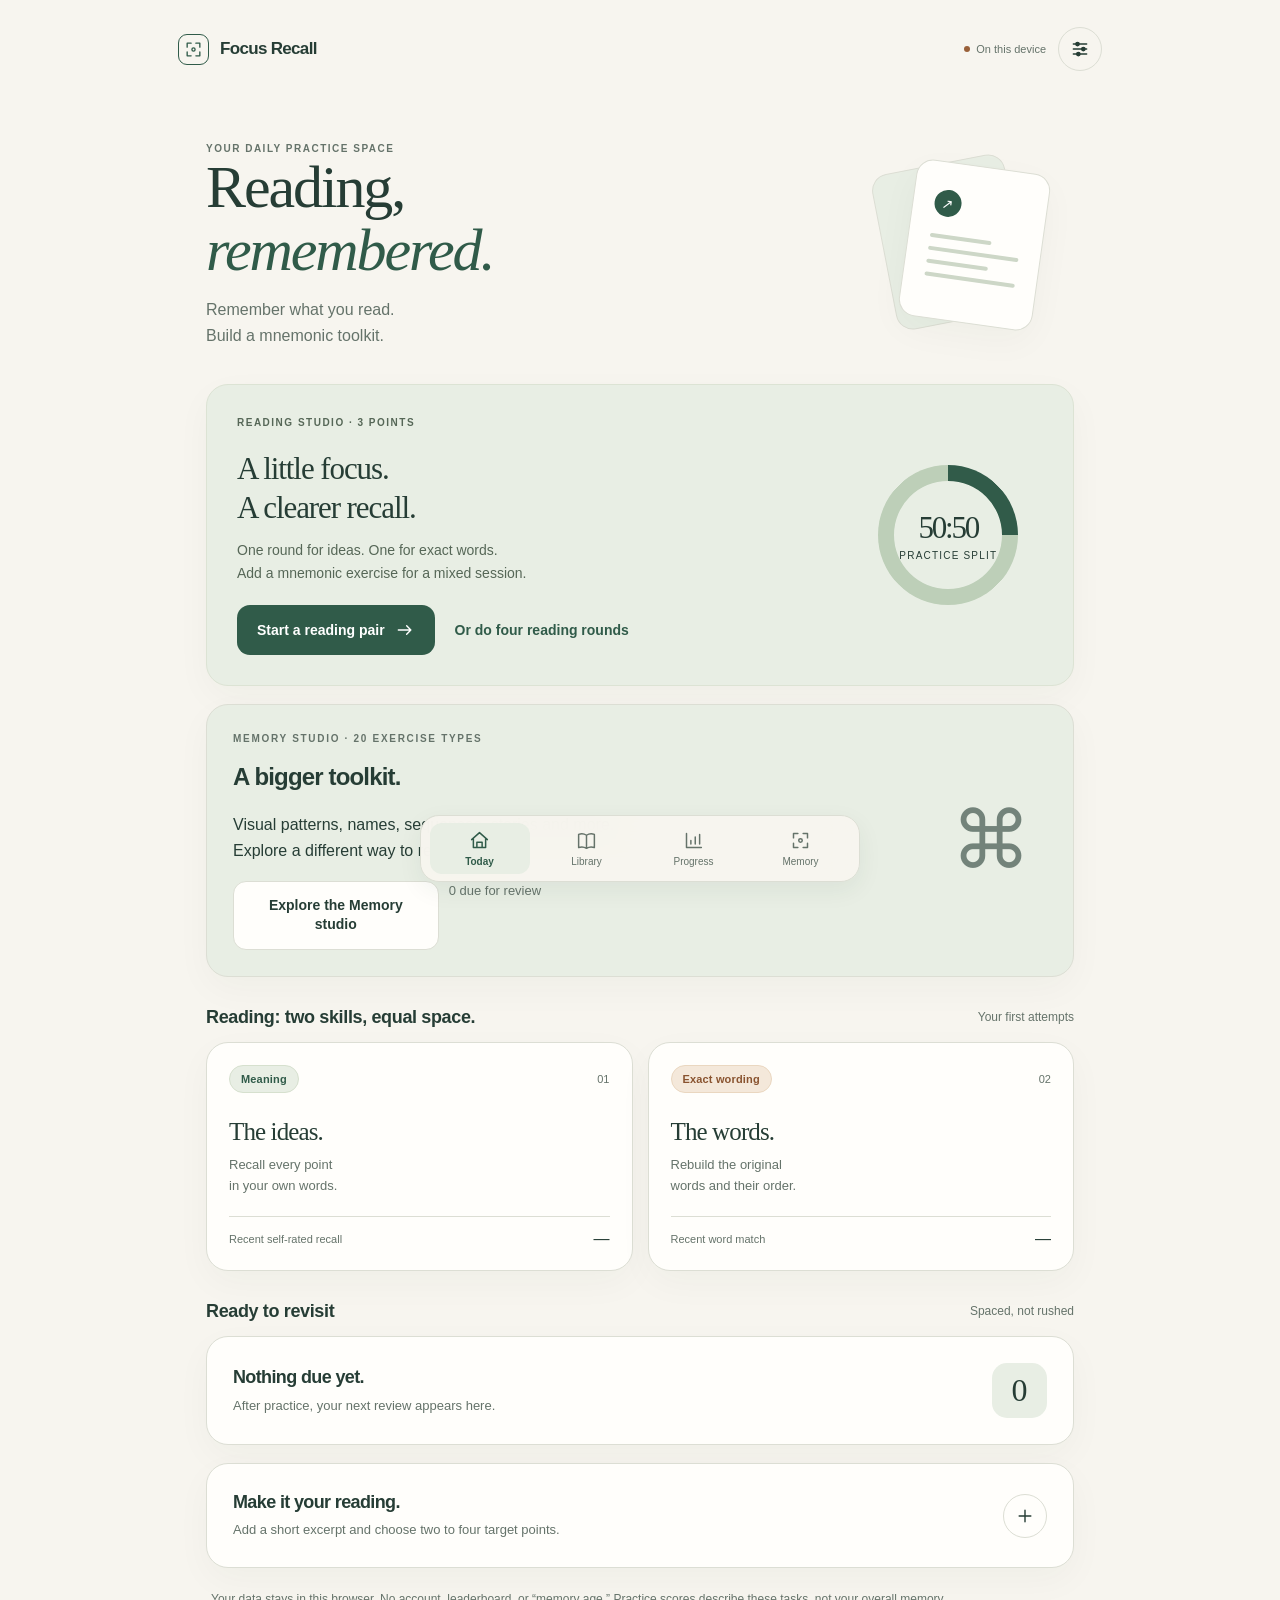
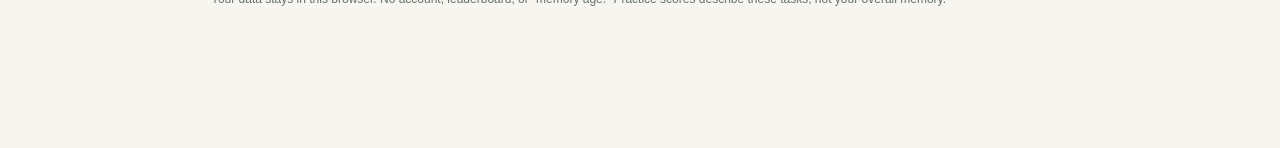
<file: index.html>
<!doctype html>
<html lang="en">
<head>
  <meta charset="utf-8">
  <meta name="viewport" content="width=device-width, initial-scale=1, viewport-fit=cover">
  <meta name="theme-color" content="#f7f5ef">
  <meta name="description" content="Equal practice for reading meaning and wording, plus 20 memory exercise types with fresh generated challenges.">
  <meta name="apple-mobile-web-app-capable" content="yes">
  <meta name="apple-mobile-web-app-status-bar-style" content="default">
  <meta name="apple-mobile-web-app-title" content="Focus Recall">
  <link rel="manifest" href="./manifest.webmanifest">
  <link rel="apple-touch-icon" href="./icons/apple-touch-icon.png">
  <link rel="icon" href="./icons/favicon.svg" type="image/svg+xml">
  <link rel="stylesheet" href="./styles.css">
  <title>Focus Recall — Reading, remembered.</title>
  <script defer src="./mnemonic-core.js"></script>
  <script defer src="./core.js"></script>
  <script defer src="./decks.js"></script>
  <script defer src="./app.js"></script>
</head>
<body>
  <a class="skip-link" href="#main">Skip to content</a>
  <div id="app"><main class="loading"><h1>Focus Recall</h1><p>Opening your reading space…</p></main></div>
  <div id="toast" role="status" aria-live="polite"></div>
  <noscript><main><h1>Focus Recall needs JavaScript</h1><p>Enable JavaScript in your browser to use the reading exercises. No account is required.</p></main></noscript>
</body>
</html>
</file>
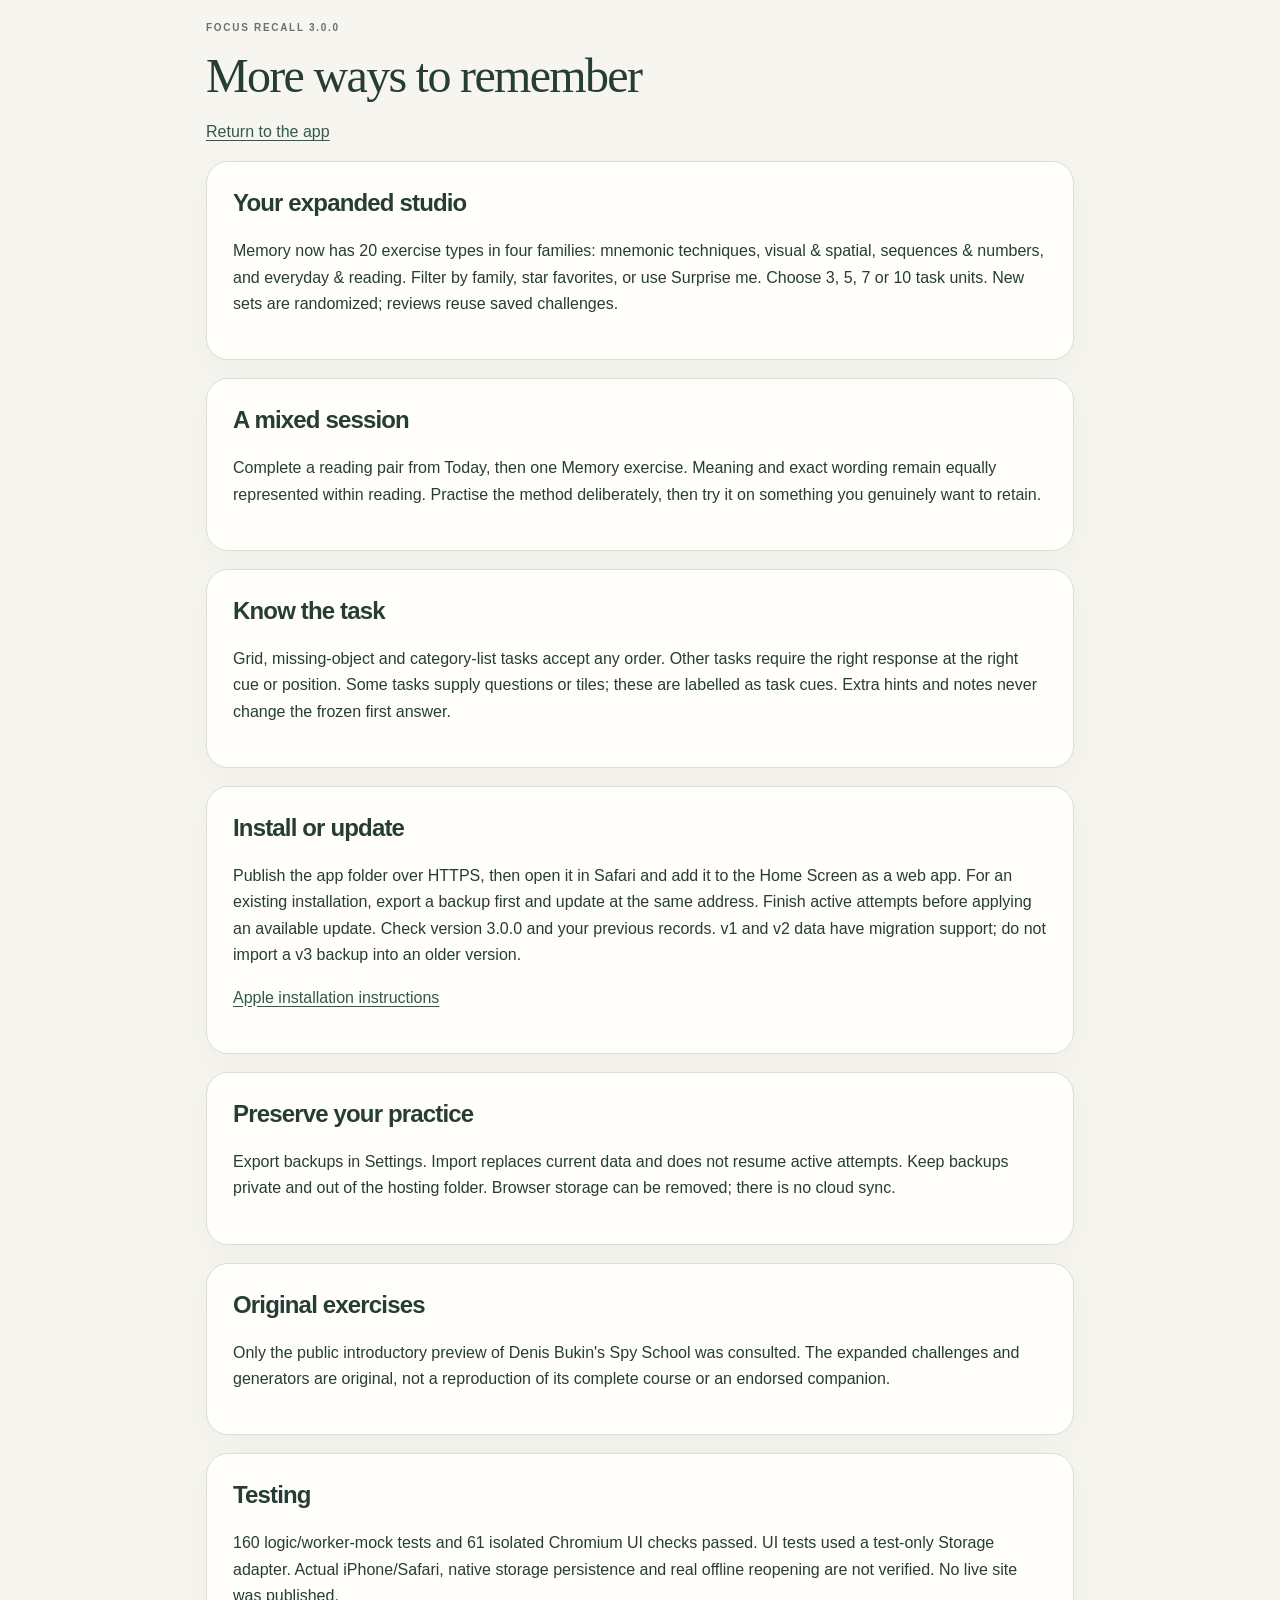
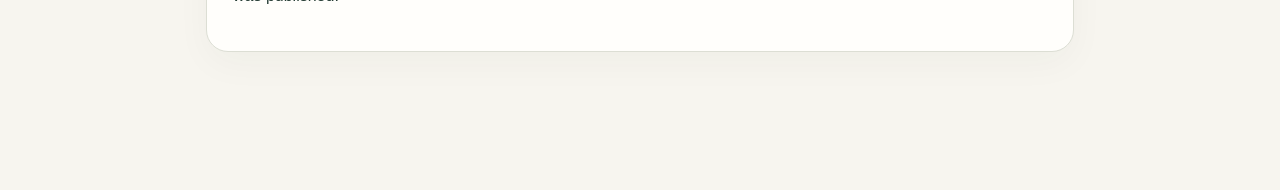
<file: HELP.html>
<!doctype html><html lang="en"><head><meta charset="utf-8"><meta name="viewport" content="width=device-width, initial-scale=1"><title>Focus Recall — Help</title><link rel="stylesheet" href="./styles.css"></head><body><main><p class="kicker">Focus Recall 3.0.0</p><h1>More ways to remember</h1><p><a href="./">Return to the app</a></p><section class="card"><h2>Your expanded studio</h2><p>Memory now has 20 exercise types in four families: mnemonic techniques, visual &amp; spatial, sequences &amp; numbers, and everyday &amp; reading. Filter by family, star favorites, or use Surprise me. Choose 3, 5, 7 or 10 task units. New sets are randomized; reviews reuse saved challenges.</p></section><section class="card"><h2>A mixed session</h2><p>Complete a reading pair from Today, then one Memory exercise. Meaning and exact wording remain equally represented within reading. Practise the method deliberately, then try it on something you genuinely want to retain.</p></section><section class="card"><h2>Know the task</h2><p>Grid, missing-object and category-list tasks accept any order. Other tasks require the right response at the right cue or position. Some tasks supply questions or tiles; these are labelled as task cues. Extra hints and notes never change the frozen first answer.</p></section><section class="card"><h2>Install or update</h2><p>Publish the app folder over HTTPS, then open it in Safari and add it to the Home Screen as a web app. For an existing installation, export a backup first and update at the same address. Finish active attempts before applying an available update. Check version 3.0.0 and your previous records. v1 and v2 data have migration support; do not import a v3 backup into an older version.</p><p><a href="https://support.apple.com/guide/iphone/open-as-web-app-iphea86e5236/ios" target="_blank" rel="noopener noreferrer">Apple installation instructions</a></p></section><section class="card"><h2>Preserve your practice</h2><p>Export backups in Settings. Import replaces current data and does not resume active attempts. Keep backups private and out of the hosting folder. Browser storage can be removed; there is no cloud sync.</p></section><section class="card"><h2>Original exercises</h2><p>Only the public introductory preview of Denis Bukin's Spy School was consulted. The expanded challenges and generators are original, not a reproduction of its complete course or an endorsed companion.</p></section><section class="card"><h2>Testing</h2><p>160 logic/worker-mock tests and 61 isolated Chromium UI checks passed. UI tests used a test-only Storage adapter. Actual iPhone/Safari, native storage persistence and real offline reopening are not verified. No live site was published.</p></section></main></body></html>
</file>
<file: styles.css>
:root{--paper:#f7f5ef;--card:#fffefb;--ink:#263d35;--muted:#65736a;--green:#305b49;--green-dark:#214432;--wash:#e8eee4;--line:#dcded4;--amber:#996039;--amber-wash:#f4e8da;--bad:#9a4040;--bad-wash:#f7e8e5;--radius:22px;--shadow:0 12px 36px rgba(36,55,40,.035);font-family:-apple-system,BlinkMacSystemFont,"Segoe UI",sans-serif;color:var(--ink);background:var(--paper);font-synthesis:none;-webkit-text-size-adjust:100%}
*{box-sizing:border-box}body{margin:0;min-width:300px}button,input,textarea,select{font:inherit}button,a,input,select,textarea{-webkit-tap-highlight-color:transparent}button{cursor:pointer}button:disabled{cursor:not-allowed;opacity:.48}button,a{touch-action:manipulation}a{color:var(--green);text-underline-offset:3px}button:focus-visible,a:focus-visible,input:focus-visible,textarea:focus-visible,select:focus-visible,summary:focus-visible{outline:3px solid #996039;outline-offset:4px}h1,h2,h3,p{margin-top:0}h1,h2,h3{font-weight:550;letter-spacing:-.035em}h1{font-family:Georgia,"Times New Roman",serif;font-size:48px;line-height:1.05;margin-bottom:18px;font-weight:400}h2{font-size:24px;line-height:1.25}h3{font-size:18px;line-height:1.35}p{line-height:1.65;margin-bottom:16px}small,.small{font-size:13px;line-height:1.55}.muted{color:var(--muted)}.kicker{font-size:10px;font-weight:700;letter-spacing:.17em;text-transform:uppercase;color:var(--muted);margin-bottom:14px}.serif{font-family:Georgia,"Times New Roman",serif}.mono{font-variant-numeric:tabular-nums}.hidden{display:none!important}.skip-link{position:fixed;top:-100px;left:12px;z-index:100;background:var(--card);padding:14px}.skip-link:focus{top:12px}.loading{padding:50px}.site-header{max-width:980px;margin:auto;padding:calc(22px + env(safe-area-inset-top)) 28px 20px;display:flex;align-items:center;justify-content:space-between;gap:12px}.brand{border:0;background:none;color:var(--ink);display:flex;gap:11px;align-items:center;font-size:17px;font-weight:600;letter-spacing:-.04em;padding:4px 0;min-height:44px}.brand-mark{width:31px;height:31px;position:relative;border:1.5px solid var(--green);border-radius:9px;display:grid;place-items:center;color:var(--green)}.brand-mark svg{width:19px;height:19px}.header-meta{display:flex;align-items:center;gap:12px}.status{font-size:11px;color:var(--muted);display:flex;align-items:center;gap:6px}.status-dot{width:6px;height:6px;background:var(--green);border-radius:50%}.status-dot.pending{background:var(--amber)}.icon-button{border:1px solid var(--line);background:transparent;border-radius:50%;height:44px;width:44px;display:grid;place-items:center;color:var(--ink)}.icon{width:20px;height:20px;stroke:currentColor;stroke-width:1.7;fill:none;stroke-linecap:round;stroke-linejoin:round;flex-shrink:0}main{max-width:924px;padding:20px 28px calc(120px + env(safe-area-inset-bottom));margin:auto}main:focus{outline:none}.hero{padding:12px 0 28px;display:grid;grid-template-columns:1fr 240px;gap:24px;align-items:center}.hero h1{font-size:60px;max-width:520px;margin-bottom:15px}.hero h1 em{font-weight:400;color:var(--green)}.hero p{color:var(--muted);max-width:420px;font-size:16px;margin-bottom:0}.hero-art{width:198px;height:165px;position:relative;margin:auto}.paper-sheet{position:absolute;width:135px;height:158px;top:0;left:28px;background:var(--wash);border:1px solid var(--line);border-radius:17px;transform:rotate(-11deg)}.paper-sheet.front{transform:rotate(8deg);background:var(--card);left:52px;top:3px;box-shadow:var(--shadow);padding:27px 21px}.paper-sheet .mini-line{display:block;height:4px;background:#cdd7c7;border-radius:5px;margin:9px 0}.paper-sheet .mini-line:nth-child(2n){width:68%}.art-dot{height:27px;width:27px;border-radius:50%;background:var(--green);color:white;display:grid;place-items:center;font-size:14px;margin-bottom:18px}.card{background:var(--card);border:1px solid var(--line);border-radius:var(--radius);padding:26px;margin-bottom:18px;box-shadow:var(--shadow)}.session-card{background:var(--wash);border-color:#dce3d4;display:grid;grid-template-columns:1fr 190px;gap:24px;align-items:center}.session-card h2{font-family:Georgia,"Times New Roman",serif;font-size:31px;font-weight:400;margin-bottom:12px}.session-card p{color:#566757;font-size:14px;margin-bottom:20px;max-width:410px}.pill{display:inline-flex;align-items:center;gap:7px;background:var(--card);border:1px solid var(--line);border-radius:50px;padding:7px 11px;font-size:11px;font-weight:600;letter-spacing:.015em;white-space:nowrap}.pill.meaning{color:var(--green);background:var(--wash);border-color:#d6e0ce}.pill.wording{color:#89532f;background:var(--amber-wash);border-color:#ead7c0}.pill.subtle{background:transparent;color:var(--muted)}.balance-art{width:140px;height:140px;border-radius:50%;border:16px solid #bdcfb8;border-right-color:#315b49;transform:rotate(-45deg);display:flex;align-items:center;justify-content:center;margin:auto}.balance-label{transform:rotate(45deg);text-align:center}.balance-label strong{font-family:Georgia,serif;font-size:31px;font-weight:400;display:block;letter-spacing:-.07em}.balance-label span{display:block;font-size:10px;text-transform:uppercase;letter-spacing:.12em;margin-top:4px}.btn{border:1px solid transparent;border-radius:13px;padding:14px 19px;min-height:48px;display:inline-flex;align-items:center;justify-content:center;gap:10px;font-weight:600;font-size:14px;text-decoration:none;line-height:1.4}.btn.primary{background:var(--green);color:white}.btn.primary:hover{background:var(--green-dark)}.btn.secondary{background:var(--card);border-color:var(--line);color:var(--ink)}.btn.ghost{background:transparent;color:var(--green);border-color:transparent}.btn.danger{background:var(--bad-wash);color:var(--bad);border:1px solid #e6c4bd}.btn.full{width:100%}.btn-row{display:flex;gap:10px;flex-wrap:wrap}.btn-row>*{flex:1}.text-button{background:none;border:none;color:var(--green);padding:8px 0;font-size:13px;min-height:44px;font-weight:600;display:inline-flex;align-items:center;gap:7px}.section-head{display:flex;justify-content:space-between;align-items:center;gap:15px;margin:29px 0 14px}.section-head h2{font-size:18px;letter-spacing:-.02em;margin:0}.section-head span{font-size:12px;color:var(--muted)}.two-col{display:grid;grid-template-columns:1fr 1fr;gap:15px}.track-card{padding:22px}.track-heading{display:flex;align-items:center;justify-content:space-between;gap:10px;margin-bottom:22px}.track-number{font-size:11px;color:var(--muted);font-variant-numeric:tabular-nums}.track-card h3{font-family:Georgia,serif;font-size:25px;font-weight:400;margin-bottom:6px}.track-card p{font-size:13px;color:var(--muted);margin-bottom:0;line-height:1.6}.card-bottom{border-top:1px solid var(--line);margin-top:19px;padding-top:13px;display:flex;justify-content:space-between;align-items:center;font-size:11px;color:var(--muted)}.card-bottom strong{color:var(--ink);font-size:16px;font-weight:500}.review-row{display:flex;align-items:center;justify-content:space-between;gap:18px}.review-row h3{margin-bottom:5px}.review-row p{margin-bottom:0;font-size:13px;color:var(--muted)}.count-badge{font-family:Georgia,serif;font-size:32px;min-width:55px;text-align:center;background:var(--wash);border-radius:15px;padding:9px}.intro-note{padding:3px 5px;color:var(--muted);font-size:12px;line-height:1.7}.bottom-nav{position:fixed;bottom:0;left:0;right:0;padding:10px 20px calc(10px + env(safe-area-inset-bottom));background:rgba(247,245,239,.97);border-top:1px solid var(--line);z-index:10;backdrop-filter:blur(15px)}.nav-inner{display:flex;max-width:520px;margin:auto;justify-content:space-around;gap:4px}.nav-button{background:none;border:0;color:var(--muted);display:flex;flex-direction:column;align-items:center;gap:5px;font-size:10px;min-height:49px;padding:7px 19px;border-radius:12px;flex:1;max-width:100px}.nav-button.active{background:var(--wash);color:var(--green);font-weight:600}.nav-button .icon{height:21px;width:21px}.page-heading{padding:12px 0 22px}.page-heading h1{font-size:43px;margin-bottom:14px}.page-heading p{font-size:14px;color:var(--muted);max-width:630px}.notice{border:1px solid var(--line);background:var(--wash);padding:14px 17px;font-size:13px;line-height:1.65;border-radius:13px;margin-bottom:18px}.notice.warning{background:var(--amber-wash);color:#754b2b;border-color:#dfcbb4}.notice.error{background:var(--bad-wash);color:var(--bad)}.notice p:last-child{margin-bottom:0}label{display:block;font-size:13px;font-weight:600;line-height:1.5;margin-bottom:8px}input[type=text],textarea,select{width:100%;border:1px solid #cbd1c5;background:#fffefb;border-radius:12px;padding:14px;color:var(--ink);font-size:16px;line-height:1.6}textarea{resize:vertical;min-height:100px}textarea::placeholder,input::placeholder{color:#879082}input[type=checkbox],input[type=radio]{accent-color:var(--green);width:18px;height:18px;vertical-align:middle;flex-shrink:0}.field{margin-bottom:23px}.field-hint{font-size:12px;color:var(--muted);line-height:1.65;margin:7px 0 0}.field-error{font-size:13px;color:var(--bad);margin-top:8px}.checkbox-row{display:flex;gap:11px;align-items:flex-start;font-weight:400;line-height:1.6;min-height:44px}.checkbox-row input{margin-top:4px}.segmented{display:flex;gap:7px;flex-wrap:wrap}.segmented button{border:1px solid var(--line);background:var(--card);border-radius:10px;padding:10px 14px;min-height:44px;font-size:13px;color:var(--ink)}.segmented button[aria-pressed=true]{background:var(--green);color:#fff;border-color:var(--green)}.form-actions{display:flex;justify-content:flex-end;gap:9px;align-items:center;flex-wrap:wrap}.library-item{padding:18px 0;border-bottom:1px solid var(--line);display:flex;gap:13px;align-items:center;justify-content:space-between}.library-item:last-child{border-bottom:0;padding-bottom:0}.library-item h3{font-size:15px;letter-spacing:-.01em;margin-bottom:6px}.library-item p{font-size:11px;color:var(--muted);margin:0}.library-actions{display:flex;gap:8px}.library-actions .btn{padding:10px 12px;min-height:44px;font-size:12px}.empty-state{text-align:center;padding:20px 15px}.empty-state h3{font-family:Georgia,serif;font-weight:400;font-size:25px}.empty-state p{font-size:13px;max-width:380px;margin:0 auto 15px;color:var(--muted)}.empty-symbol{margin:0 auto 17px;width:48px;height:48px;display:grid;place-items:center;border:1px solid var(--line);border-radius:14px;color:var(--green)}details{border-top:1px solid var(--line);padding:16px 0}details:first-child{border-top:none}summary{font-weight:550;cursor:pointer;line-height:1.55;font-size:14px;min-height:36px}details p,details li{font-size:13px;line-height:1.75;color:var(--muted)}details p{margin-top:12px}details p:last-child{margin-bottom:0}.roadmap-line{display:flex;align-items:flex-start;gap:15px;margin:18px 0}.roadmap-line .step{border-radius:50%;border:1px solid var(--line);width:30px;height:30px;display:grid;place-items:center;font-size:12px;flex-shrink:0}.roadmap-line p{font-size:13px;margin-bottom:0}.roadmap-line strong{color:var(--ink);display:block}.metric{font-family:Georgia,serif;font-size:40px;margin:15px 0 7px;letter-spacing:-.05em;font-weight:400}.metric small{font-family:-apple-system,BlinkMacSystemFont,sans-serif;font-size:12px;letter-spacing:0;color:var(--muted);margin-left:7px}.activity{display:grid;grid-template-columns:repeat(7,1fr);gap:8px;margin-top:19px}.activity-day{text-align:center;font-size:11px;color:var(--muted)}.activity-cell{height:43px;border-radius:10px;background:var(--paper);display:grid;place-items:center;color:var(--ink);font-size:14px;margin-bottom:8px;border:1px solid var(--line)}.activity-cell.done{background:var(--wash);border-color:#cbd8c3}.history-row{border-top:1px solid var(--line);padding:15px 0}.history-row:first-child{border-top:none}.history-top{display:flex;align-items:center;justify-content:space-between;gap:12px}.history-top h3{font-size:14px;letter-spacing:-.01em;margin:0 0 4px}.history-top p{font-size:11px;color:var(--muted);margin:0}.history-score{font-size:20px;font-family:Georgia,serif;white-space:nowrap}.history-row summary{font-size:12px;font-weight:400;color:var(--green)}.history-row details{padding-bottom:0;border:0}.answer-text{white-space:pre-wrap;overflow-wrap:anywhere;font-size:14px;line-height:1.75}.history-answer{padding:13px;border-radius:10px;background:var(--paper);margin:7px 0}.danger-zone{border-color:#dec6bf}.danger-zone h3{color:var(--bad)}#toast{position:fixed;bottom:105px;left:50%;transform:translateX(-50%);max-width:calc(100% - 36px);width:max-content;border-radius:14px;background:var(--ink);color:white;padding:13px 18px;font-size:13px;line-height:1.55;z-index:90;box-shadow:0 6px 24px #0002;display:none}#toast.visible{display:block}.session-main{max-width:740px;padding-bottom:55px}.session-topline{display:flex;align-items:center;justify-content:space-between;gap:12px;font-size:11px;color:var(--muted);margin-bottom:22px}.round-dots{display:flex;gap:6px}.round-dot{height:5px;width:28px;border-radius:5px;background:var(--line)}.round-dot.done{background:var(--green)}.round-dot.active{background:#90aa7f}.session-heading{padding:4px 0 7px}.session-heading h1{font-size:40px;line-height:1.13;margin-top:15px}.session-heading>p{font-size:14px;color:var(--muted);max-width:550px}.source-title{font-size:11px;letter-spacing:.05em;color:var(--muted);margin-bottom:19px}.step-line{display:flex;gap:15px;flex-wrap:wrap;margin:22px 0 27px;color:#707c70;font-size:11px}.step-line span{display:inline-flex;align-items:center;gap:6px}.step-line b{width:18px;height:18px;display:grid;place-items:center;border-radius:50%;font-size:10px;font-weight:500;border:1px solid var(--line)}.step-line .current{color:var(--ink);font-weight:600}.step-line .current b{background:var(--green);color:white;border-color:var(--green)}.prepare-card{padding:30px;margin:17px 0}.prepare-card h2{font-family:Georgia,serif;font-size:28px;font-weight:400}.prepare-card p{font-size:15px;color:var(--muted)}.focus-tip{border-left:2px solid #a0b594;padding-left:16px;margin:22px 0;font-size:14px;line-height:1.7}.source-card{padding:28px}.source-list{list-style:none;padding:0;margin:0}.source-list li{display:flex;align-items:flex-start;gap:17px;padding:20px 0;border-top:1px solid var(--line);font-family:Georgia,"Times New Roman",serif;font-size:23px;line-height:1.55;letter-spacing:-.015em}.source-list li:first-child{border-top:0;padding-top:0}.source-list li:last-child{padding-bottom:0}.point-no{font-family:-apple-system,BlinkMacSystemFont,sans-serif;font-size:11px;color:var(--muted);margin-top:10px;width:17px;flex-shrink:0}.spotlight-text{font-family:Georgia,serif;font-size:27px;line-height:1.6;min-height:160px;display:flex;align-items:center}.spotlight-nav{display:flex;justify-content:space-between;align-items:center;border-top:1px solid var(--line);padding-top:15px;font-size:12px;color:var(--muted)}.actionbar{padding:15px 0 8px;display:grid;gap:11px}.actionbar .btn.primary{width:100%}.actionbar .small{text-align:center;color:var(--muted)}.drift-button{font-size:12px;color:var(--muted);margin-top:4px}.recall-form textarea{min-height:102px}.recall-form.meaning textarea{min-height:205px}.capture-card{background:var(--wash)}.capture-card h2{font-size:19px;margin-bottom:12px}.capture-card p{margin-bottom:0}.hint-list{display:flex;gap:7px;flex-wrap:wrap;margin-top:12px}.hint-chip{background:var(--amber-wash);color:#875533;border-radius:9px;font-size:12px;padding:8px 11px}.feedback-point{border-top:1px solid var(--line);padding:22px 0 4px}.feedback-point:first-child{border-top:0;padding-top:0}.feedback-source{font-family:Georgia,serif;font-size:22px;line-height:1.6;margin-bottom:15px}.score-options{display:grid;grid-template-columns:repeat(3,1fr);gap:7px;border:0;padding:0;margin:15px 0}.score-options legend{font-size:12px;color:var(--muted);margin-bottom:10px}.score-options label{display:flex;gap:6px;align-items:center;justify-content:center;min-height:47px;font-size:12px;font-weight:400;border:1px solid var(--line);border-radius:10px;padding:8px 5px;cursor:pointer;margin:0}.score-options label:has(input:checked){background:var(--wash);border-color:var(--green)}.score-options input{width:15px;height:15px;margin:0}.diff{font-size:14px;line-height:2;overflow-wrap:anywhere;margin:10px 0 13px}.diff mark{background:var(--bad-wash);color:var(--bad);padding:2px 3px;border-radius:4px}.diff ins{color:var(--green);background:var(--wash);text-decoration:none;padding:2px 3px;border-radius:4px}.diff del{color:var(--bad);text-decoration:line-through}.diff-legend{font-size:11px;color:var(--muted)}.feedback-meter{display:flex;justify-content:space-between;gap:15px;padding:11px 14px;background:var(--paper);border:1px solid var(--line);border-radius:10px;font-size:12px}.attention-choice{display:flex;flex-wrap:wrap;gap:8px}.attention-choice label{display:flex;align-items:center;gap:7px;font-weight:400;padding:8px 10px;border:1px solid var(--line);border-radius:11px;min-height:44px;margin:0;font-size:12px}.result-circle{margin:17px auto 25px;width:145px;height:145px;border:1px solid #b6c9ac;background:var(--wash);border-radius:50%;display:flex;flex-direction:column;align-items:center;justify-content:center}.result-circle strong{font-family:Georgia,serif;font-size:43px;font-weight:400;letter-spacing:-.05em}.result-circle span{font-size:10px;text-transform:uppercase;letter-spacing:.1em;margin-top:4px}.center{text-align:center}.result-card{padding:35px 25px}.result-card h2{font-family:Georgia,serif;font-size:31px;font-weight:400}.result-card p{font-size:14px;color:var(--muted)}.pause-layer{position:fixed;inset:0;background:var(--paper);z-index:70;display:flex;align-items:center;justify-content:center;padding:25px}.pause-content{max-width:450px;text-align:center}.pause-content h2{font-family:Georgia,serif;font-size:39px;font-weight:400}.pause-content p{color:var(--muted);font-size:15px}.pause-symbol{width:80px;height:80px;margin:0 auto 30px;display:grid;place-items:center;border:1px solid #a7b99c;border-radius:50%;box-shadow:0 0 0 16px #e8eee47f;color:var(--green)}.pause-symbol .icon{width:29px;height:29px}.large-text .source-list li{font-size:27px}.large-text .spotlight-text{font-size:31px}.large-text textarea{font-size:19px}.large-text .feedback-source{font-size:26px}.due-list{padding:0;list-style:none;margin:14px 0 0}.due-list li{display:flex;justify-content:space-between;gap:12px;padding:10px 0;font-size:12px;border-top:1px solid var(--line)}.subtle-link{font-size:12px}.install-steps{font-size:14px;line-height:1.9;padding-left:24px}.break-anywhere{overflow-wrap:anywhere}.version-label{font-size:11px;letter-spacing:.1em;text-transform:uppercase;color:var(--muted);margin:26px 0 8px}
@media(min-width:760px){.bottom-nav{left:50%;right:auto;bottom:18px;transform:translateX(-50%);width:440px;border:1px solid var(--line);border-radius:19px;padding:7px;box-shadow:0 8px 25px #243c2910}.site-header{padding-top:27px}.two-col .card{margin-bottom:0}.hero{padding-top:30px;padding-bottom:34px}.session-main{padding-top:25px}.session-main .actionbar{padding-top:20px}.session-card{padding:30px}.page-heading{padding-top:28px}}
@media(max-width:600px){.site-header{padding-left:21px;padding-right:21px;padding-bottom:13px}.header-meta{gap:7px}.status{font-size:10px}.header-meta .icon-button{height:39px;width:39px;min-height:44px}main{padding:10px 20px calc(115px + env(safe-area-inset-bottom))}.hero{display:block;padding:15px 0 27px}.hero h1{font-size:48px}.hero-art{display:none}.hero p{font-size:14px;max-width:295px}.kicker{font-size:9px}.session-card{grid-template-columns:1fr;gap:0;padding:23px;position:relative}.session-card h2{font-size:28px;padding-right:38px}.session-card p{max-width:245px;font-size:13px}.balance-art{position:absolute;right:22px;top:22px;height:62px;width:62px;border-width:7px;opacity:.85}.balance-label strong{font-size:17px}.balance-label span{display:none}.session-card .btn{width:100%}.session-card .kicker{padding-right:65px}.two-col{gap:10px}.track-card{padding:18px 16px;margin-bottom:0}.track-card h3{font-size:24px}.track-card p{font-size:12px}.track-heading{margin-bottom:17px}.track-heading .pill{font-size:10px;padding:6px 8px}.track-number{display:none}.card-bottom{flex-direction:column;align-items:flex-start;gap:6px;font-size:10px}.review-row{gap:12px}.review-row h3{font-size:16px}.card{padding:22px}.page-heading h1{font-size:39px}.page-heading p{font-size:13px}.section-head{margin-top:25px}.source-card{padding:23px}.source-list li{font-size:22px;gap:12px;padding:20px 0}.source-list .point-no{font-size:10px}.session-main{padding-top:12px;padding-bottom:calc(30px + env(safe-area-inset-bottom))}.session-heading h1{font-size:35px}.session-heading p{font-size:13px}.step-line{gap:12px;font-size:10px}.prepare-card{padding:25px}.prepare-card h2{font-size:26px}.prepare-card p{font-size:14px}.btn-row{flex-direction:column}.library-item{align-items:flex-start}.library-actions{flex-direction:column;gap:2px}.library-actions .icon-button{border:0;align-self:flex-end}.score-options label{font-size:11px;gap:4px}.feedback-source{font-size:21px}.metric{font-size:36px}.track-card .metric small{display:block;margin:4px 0 0}.small{font-size:12px}.spotlight-text{font-size:25px;min-height:180px}.form-actions .btn{flex:1}.round-dots{gap:4px}.round-dot{width:23px}}
@media(prefers-reduced-motion:reduce){*{scroll-behavior:auto!important;animation:none!important;transition:none!important}}
@media print{.bottom-nav,.site-header,.btn,.icon-button{display:none!important}body{background:white}main{max-width:100%;padding:0}.card{break-inside:avoid;box-shadow:none}}
/* Long user-provided words must not widen the iPhone layout. */
.source-list li>span:last-child,.library-item>div:first-child,.review-row>div:first-child{min-width:0;overflow-wrap:anywhere}.spotlight-text,.feedback-source,.source-title,.library-item h3{overflow-wrap:anywhere}

main h1[tabindex="-1"]:focus,#pause-title:focus{outline:none}.hero .kicker,.session-card .kicker{font-size:10px;line-height:1.5;letter-spacing:.15em}
/* v2: the same paper-and-sage design, extended to the mnemonic studio. */
.mnemonic-home{display:flex;justify-content:space-between;gap:1.5rem;background:var(--wash,#e8eee4)}
.mnemonic-symbol{font:5rem Georgia,serif;opacity:.6;align-self:center;padding:0 1rem}
.memory-grid{display:grid;grid-template-columns:1fr 1fr;gap:1rem;margin:1rem 0 2rem}
.method-card{position:relative;display:flex;flex-direction:column;margin:0!important}
.method-card h2{font-size:1.6rem;margin-top:1rem}.method-card p{flex:1}.method-card .btn{align-self:flex-start}
.method-number{font-size:.75rem;letter-spacing:.15em;color:var(--muted,#647568)}
.page-intro{padding:2rem 0 1rem}.page-intro h1{font:clamp(2.25rem,7vw,3.6rem)/1.08 Georgia,serif;letter-spacing:-.03em;margin:.6rem 0 1.25rem}
.page-intro p{line-height:1.6}.prose-reading{font:1.25rem/1.85 Georgia,serif}.context-text{background:var(--wash,#e8eee4);padding:1rem;border-radius:12px;margin-bottom:1rem}.target-sentence{white-space:normal}
.mnemonic-notes summary,.route-details summary{cursor:pointer;font-weight:600;line-height:1.6;padding:.5rem 0}.mnemonic-notes[open]{background:var(--wash,#e8eee4)}
.route-details{border-top:1px solid var(--line,#d9ded6);padding:.6rem 0}.route-details li{margin:.5rem 0}
.mem-source-row{padding:1.1rem 0;border-bottom:1px solid var(--line,#d9ded6)}
.mem-target{display:flex;align-items:center;gap:1rem;margin-bottom:.8rem}.mem-target strong{font:1.7rem/1.4 Georgia,serif}
.mem-answer-grid{display:grid;grid-template-columns:1fr 1fr;gap:1rem}.mem-answer-grid input{min-width:0}
.mem-feedback-row{display:flex;gap:1rem;border-bottom:1px solid var(--line,#d9ded6);padding:.8rem 0}.mem-feedback-row p{margin:.25rem 0}
.score-banner{display:flex;gap:1rem;align-items:center;justify-content:space-between;background:var(--wash,#e8eee4);padding:1.3rem;border-radius:14px}.score-banner strong{font:2.5rem Georgia,serif}
.cue-card{padding:1.2rem;border-radius:14px;background:var(--wash,#e8eee4);margin:1rem 0 1.5rem}.cue-card li{padding:.2rem 0}
.memory-metrics{display:grid;grid-template-columns:1fr 1fr;gap:1rem}.memory-metric{border-bottom:1px solid var(--line,#d9ded6);padding:.5rem 0}.memory-metric h3{font-size:1.05rem}.memory-metric strong{font:1.9rem Georgia,serif}
.mem-history{margin-top:1.5rem}.history-row{display:flex;justify-content:space-between;align-items:center;gap:1rem;border-top:1px solid var(--line,#d9ded6);padding:1rem 0}.history-row p{margin:.4rem 0}.history-row .btn-row{margin-top:.5rem;flex-wrap:wrap}
.mem-workspace .card{margin:0}.mem-workspace .field label{font-size:.9rem}.mem-workspace .field input{font-size:1rem}
@media(max-width:600px){.memory-grid{grid-template-columns:1fr}.mnemonic-symbol{display:none}.mem-answer-grid{grid-template-columns:1fr}.memory-metrics{grid-template-columns:1fr}.method-card h2{font-size:1.8rem}.page-intro h1{overflow-wrap:anywhere}}
@media(prefers-reduced-motion:reduce){*{scroll-behavior:auto!important;transition:none!important;animation:none!important}}
/* v3 memory studio: same quiet palette, distinct task interactions. */
.memory-intro{padding:14px 0 16px}.memory-intro h1{font-size:52px}.memory-intro>p:not(.kicker){color:var(--muted);font-size:15px}.studio-stats{display:flex;gap:28px;padding:10px 0 16px}.studio-stats>span{display:flex;flex-direction:column;gap:4px;font-size:11px;color:var(--muted)}.studio-stats strong{font-family:Georgia,serif;font-size:29px;font-weight:400;color:var(--ink)}.memory-controls .field{margin-bottom:8px}.memory-controls .btn-row{margin-top:17px;align-items:center}.memory-controls .btn-row>.btn{flex:none}.memory-filters{margin:26px 0 18px}.memory-filters button{border-radius:30px;padding:11px 16px}.catalog-group .section-head{margin-top:22px}.method-top{display:flex;justify-content:space-between;align-items:center;margin-bottom:8px}.method-card .method-number{margin:0}.method-card h3{font-family:Georgia,serif;font-size:24px;font-weight:400;margin-bottom:10px}.method-card p{flex:1;line-height:1.65;min-height:64px}.method-card{display:flex;flex-direction:column}.method-card .btn{margin-top:16px;align-self:flex-start;font-size:13px;padding:12px 14px}.method-tag{font-size:10px;letter-spacing:.035em;color:var(--muted);display:block;line-height:1.6}.favorite-btn{width:44px;height:44px;border:0;background:transparent;border-radius:50%;color:var(--muted);font-size:23px}.favorite-btn[aria-pressed=true]{color:var(--amber);background:var(--amber-wash)}.method-tip{background:var(--wash);border-radius:14px;padding:17px 19px;margin:0 0 22px;font-size:13px;line-height:1.6}.method-tip strong{font-size:11px;text-transform:uppercase;letter-spacing:.06em}.method-tip p{margin:8px 0 0}.memory-study-source{margin-bottom:22px}.memory-notes{margin:16px 0}.memory-notes .field{margin:16px 0}.visual-grid{display:grid;grid-template-columns:repeat(4,minmax(0,1fr));gap:8px;max-width:400px;margin:18px auto 22px}.grid-cell{min-height:78px;background:var(--paper);border:1px solid var(--line);border-radius:12px;padding:16px 4px 8px;position:relative;display:flex;flex-direction:column;align-items:center;justify-content:center;color:var(--ink);font-size:26px;aspect-ratio:1}.grid-cell .cell-label{position:absolute;top:5px;left:6px;font-size:10px;letter-spacing:.04em;color:var(--muted)}.grid-cell.selected{background:var(--green);color:var(--card);border-color:var(--green)}.grid-cell.selected .cell-label{color:var(--card)}.grid-cell .object-icon{font-size:27px;line-height:1.1}.grid-cell .object-icon+span{font-size:9px;line-height:1.2;margin-top:4px;color:var(--ink)}.object-tray{display:grid;grid-template-columns:repeat(4,minmax(0,1fr));gap:9px}.object-tile{display:flex;flex-direction:column;align-items:center;justify-content:center;border:1px solid var(--line);border-radius:13px;padding:13px 5px;background:var(--paper);min-height:92px;gap:6px;font-size:11px}.object-icon{font-size:30px;line-height:1.3}.remaining-tray{margin:16px 0 22px}.dice-tray{display:flex;flex-wrap:wrap;gap:16px;justify-content:center}.dice-tray>div{display:flex;flex-direction:column;gap:7px;align-items:center}.die{width:70px;height:70px;display:grid;grid-template-columns:repeat(3,1fr);grid-template-rows:repeat(3,1fr);gap:7px;padding:11px;border:1px solid var(--line);border-radius:15px;background:var(--paper);box-shadow:0 3px 0 var(--line)}.pip{border-radius:50%;display:block}.pip.on{background:var(--green)}.sequence-stage{padding:27px 12px;text-align:center;background:var(--paper);border-radius:18px;min-height:210px}.sequence-symbol{font-size:86px;line-height:1.3;min-height:110px;color:var(--green)}.sequence-stage .btn{margin-top:7px}.instruction-panel{background:var(--paper);border-radius:16px;padding:20px}.instruction-line{font-size:19px}.answer-sequence{display:flex;flex-wrap:wrap;gap:8px;margin:20px 0}.answer-sequence>span{padding:9px 12px;min-width:44px;min-height:54px;background:var(--wash);border-radius:10px;font-size:20px;display:flex;flex-direction:column;gap:4px;justify-content:center;text-align:center}.answer-sequence small{font-size:9px;color:var(--muted)}.sequence-palette{display:grid;grid-template-columns:repeat(4,minmax(0,1fr));gap:9px;margin-bottom:14px}.palette-tile{padding:10px 5px;min-height:70px;border-radius:12px;border:1px solid var(--line);background:var(--card);color:var(--green);display:flex;flex-direction:column;align-items:center;justify-content:center;gap:4px}.palette-tile>span{font-size:29px}.palette-tile small{font-size:10px;color:var(--muted)}.word-palette{grid-template-columns:1fr 1fr}.word-palette .palette-tile{font-size:13px;text-align:left;align-items:flex-start;padding:13px}.name-badges{display:grid;grid-template-columns:repeat(2,minmax(0,1fr));gap:12px}.name-badge{text-align:center;border:1px solid var(--line);background:var(--paper);border-radius:16px;padding:18px 12px}.name-badge .object-icon{display:block;font-size:35px;margin-bottom:8px}.name-badge strong{font-family:Georgia,serif;font-size:25px;font-weight:400}.name-badge p{margin:8px 0 0;font-size:11px}.diary{border:1px solid var(--line);border-radius:15px;overflow:hidden}.diary-row{display:grid;grid-template-columns:80px 1fr;gap:14px;padding:17px 18px;align-items:center;border-bottom:1px solid var(--line)}.diary-row:last-child{border:0}.diary-row strong{font-family:Georgia,serif;font-size:23px;font-weight:400}.diary-row span{font-size:14px}.category-list{display:grid;grid-template-columns:1fr 1fr;gap:10px}.category-list>div{border:1px solid var(--line);border-radius:12px;padding:14px}.category-list .method-tag{margin-top:6px}.chunk-tray{display:flex;flex-wrap:wrap;gap:12px}.chunk-tray>div{background:var(--paper);padding:16px;border-radius:12px;text-align:center;display:flex;flex-direction:column;gap:8px}.chunk-tray strong{font-family:Georgia,serif;font-size:32px;letter-spacing:.08em;font-weight:400}.case-note{background:var(--paper);border:1px solid var(--line);border-radius:15px;padding:24px}.case-note>p:last-child{font-family:Georgia,serif;font-size:20px;line-height:1.8;margin-bottom:0}.speech-note{background:var(--paper);border-left:3px solid var(--green);border-radius:0 12px 12px 0;padding:15px 18px;margin:12px 0}.speech-note strong{font-size:13px}.speech-note p{margin:6px 0 0;font-size:15px}.coordinate-reference{margin:14px 0 22px}.match-status{font-size:11px;color:var(--green);font-weight:400;margin-left:6px}.miss-status{font-size:11px;color:var(--bad);font-weight:400;margin-left:6px}.memory-grid{grid-template-columns:repeat(2,minmax(0,1fr))}.memory-metrics{grid-template-columns:repeat(2,minmax(0,1fr))}.mem-workspace .btn-row{margin-bottom:10px}.mem-workspace>form>.btn{margin-top:18px}.mem-feedback-row p{overflow-wrap:anywhere}
@media(max-width:600px){.memory-intro h1{font-size:43px}.studio-stats{gap:25px}.memory-filters{gap:7px}.memory-filters button{font-size:11px;padding:10px 13px}.memory-grid{grid-template-columns:1fr}.method-card p{min-height:0}.method-card h3{font-size:26px}.method-card .btn{align-self:stretch}.visual-grid{gap:6px}.grid-cell{min-height:56px;padding-top:17px}.grid-cell .object-icon{font-size:22px}.grid-cell .object-icon+span{font-size:8px}.object-tray{grid-template-columns:repeat(3,minmax(0,1fr))}.object-tile{min-height:87px}.word-palette{grid-template-columns:1fr}.answer-sequence>span{font-size:17px}.memory-metrics{grid-template-columns:1fr}.diary-row{grid-template-columns:65px 1fr;gap:10px;padding:15px 12px}.case-note{padding:18px}.case-note>p:last-child{font-size:18px}}
@media(prefers-reduced-motion:reduce){.grid-cell,.palette-tile{transition:none}}
/* Keep the keyboard skip link clipped even in full-page browser captures. */
.skip-link{top:12px;width:1px;height:1px;padding:0;overflow:hidden;clip-path:inset(50%);white-space:nowrap}.skip-link:focus{width:auto;height:auto;padding:14px;overflow:visible;clip-path:none}
</file>
